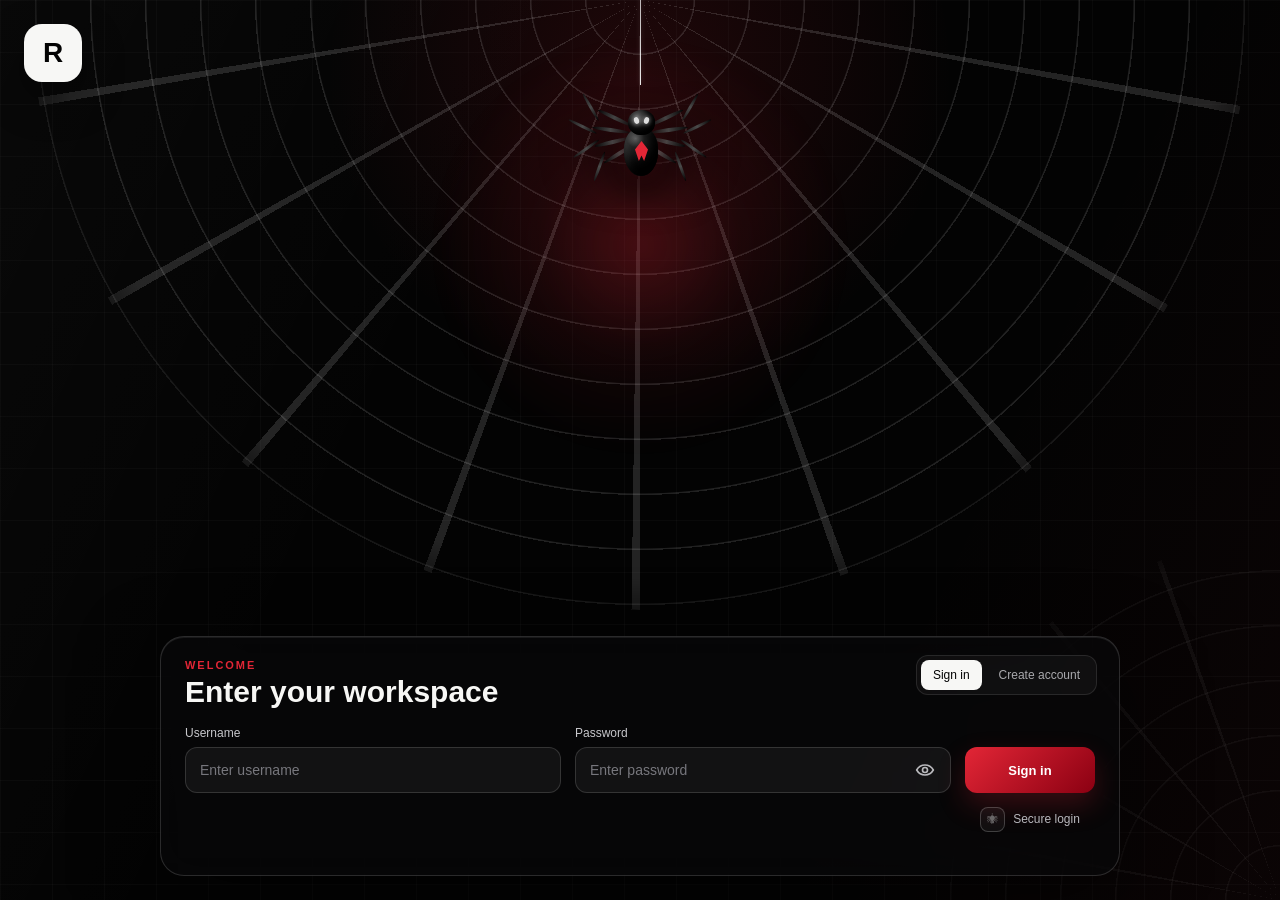
<file: templates/login.html>
<!DOCTYPE html>
<html lang="en">
<head>
    <meta charset="UTF-8">
    <meta name="viewport" content="width=device-width, initial-scale=1.0">
    <title>Document RAG | Login</title>
    <link rel="stylesheet" href="/static/auth.css">
</head>
<body>
    <main class="login-page">
        <a class="brand-logo" href="/login" aria-label="Document RAG login">R</a>

        <div class="web web-large" aria-hidden="true"></div>
        <div class="web web-corner" aria-hidden="true"></div>
        <div class="red-glow" aria-hidden="true"></div>

        <div class="silk-drop" aria-hidden="true">
            <div class="silk-thread"></div>
            <div class="spider">
                <span class="leg leg-left-one"></span>
                <span class="leg leg-left-two"></span>
                <span class="leg leg-left-three"></span>
                <span class="leg leg-left-four"></span>
                <span class="leg leg-right-one"></span>
                <span class="leg leg-right-two"></span>
                <span class="leg leg-right-three"></span>
                <span class="leg leg-right-four"></span>
                <span class="spider-head">
                    <i class="eye eye-left"></i>
                    <i class="eye eye-right"></i>
                </span>
                <span class="spider-body"></span>
                <span class="spider-mark"></span>
            </div>
        </div>

        <section class="credentials-area" id="credentialsArea">
            <div class="auth-glass">
                <div class="auth-tabs" role="tablist" aria-label="Account access">
                    <button class="auth-tab active" type="button" role="tab"
                            aria-selected="true" data-auth-view="login">
                        Sign in
                    </button>
                    <button class="auth-tab" type="button" role="tab"
                            aria-selected="false" data-auth-view="register">
                        Create account
                    </button>
                </div>

                <form class="auth-form active" id="loginForm" autocomplete="off">
                    <div class="form-heading">
                        <p>WELCOME</p>
                        <h1>Enter your workspace</h1>
                    </div>

                    <div class="field-row">
                        <label class="auth-field">
                            <span>Username</span>
                            <input type="text" name="username" placeholder="Enter username"
                                   autocomplete="off" autocapitalize="none" spellcheck="false"
                                   data-lpignore="true" required>
                        </label>

                        <label class="auth-field">
                            <span>Password</span>
                            <span class="password-wrap">
                                <input class="spider-password" type="password" name="password" placeholder="Enter password"
                                       placeholder="Enter password" autocomplete="new-password"
                                       data-lpignore="true" required>
                                <span class="spider-mask" aria-hidden="true"></span>
                                <button class="password-toggle" type="button"
                                        aria-label="Show password">
                                    <svg class="password-eye-svg" viewBox="0 0 24 24" aria-hidden="true">
                                        <path d="M2 12s3.5-6 10-6 10 6 10 6-3.5 6-10 6S2 12 2 12Z"></path>
                                        <circle cx="12" cy="12" r="3"></circle>
                                    </svg>
                                </button>
                            </span>
                        </label>

                        <button class="submit-button" type="submit">Sign in</button>
                    </div>

                    <div class="secure-login-row">
                        <label class="secure-login-option">
                            <input
                                class="secure-login-checkbox"
                                type="checkbox"
                                name="remember"
                            >

                            <span class="secure-spider-box" aria-hidden="true">
                                <span class="secure-spider">🕷</span>
                            </span>

                            <span class="secure-login-label">
                                Secure login
                            </span>
                        </label>
                    </div>
                </form>

                <form class="auth-form" id="registerForm" autocomplete="off" hidden>
                    <div class="form-heading">
                        <p>NEW WORKSPACE</p>
                        <h1>Create your account</h1>
                    </div>

                    <div class="field-row register-row">
                        <label class="auth-field">
                            <span>Username</span>
                            <input type="text" name="username" placeholder="Choose username"
                                   autocomplete="off" autocapitalize="none" spellcheck="false"
                                   minlength="3" maxlength="50" data-lpignore="true" required>
                        </label>

                        <label class="auth-field">
                            <span>Password</span>
                            <span class="password-wrap">
                                <input class="spider-password" type="password" name="password"
                                       placeholder="Create password" autocomplete="new-password"
                                       minlength="8" maxlength="128" data-lpignore="true" required>
                                <span class="spider-mask" aria-hidden="true"></span>
                                <button class="password-toggle" type="button"
                                        aria-label="Show password">
                                    <svg class="password-eye-svg" viewBox="0 0 24 24" aria-hidden="true">
                                        <path d="M2 12s3.5-6 10-6 10 6 10 6-3.5 6-10 6S2 12 2 12Z"></path>
                                        <circle cx="12" cy="12" r="3"></circle>
                                    </svg>
                                </button>
                            </span>
                        </label>

                        <label class="auth-field">
                            <span>Confirm password</span>
                            <span class="password-wrap">
                                <input class="spider-password" type="password" name="confirm_password"
                                       placeholder="Repeat password" autocomplete="new-password"
                                       minlength="8" maxlength="128" data-lpignore="true" required>
                                <span class="spider-mask" aria-hidden="true"></span>
                                <button class="password-toggle" type="button"
                                        aria-label="Show password">
                                    <svg class="password-eye-svg" viewBox="0 0 24 24" aria-hidden="true">
                                        <path d="M2 12s3.5-6 10-6 10 6 10 6-3.5 6-10 6S2 12 2 12Z"></path>
                                        <circle cx="12" cy="12" r="3"></circle>
                                    </svg>
                                </button>
                            </span>
                        </label>

                        <button class="submit-button" type="submit">Create account</button>
                    </div>
                </form>

                <p class="auth-message" id="authMessage" aria-live="polite"></p>
            </div>
        </section>
    </main>

    <script src="/static/auth.js" defer></script>
</body>
</html>
</file>
<file: static/auth.css>
:root {
    color-scheme: dark;
    --black: #030303;
    --soft-black: #0b0b0d;
    --white: #f7f7f5;
    --red: #e32636;
}

* {
    box-sizing: border-box;
}

html,
body {
    width: 100%;
    min-height: 100%;
    margin: 0;
}

body {
    overflow: hidden;
    background: var(--black);
    font-family: Inter, Arial, sans-serif;
}

.login-page {
    position: relative;
    width: 100vw;
    height: 100vh;
    min-height: 620px;
    overflow: hidden;
    isolation: isolate;
    background:
        linear-gradient(rgba(255, 255, 255, 0.025) 1px, transparent 1px),
        linear-gradient(90deg, rgba(255, 255, 255, 0.025) 1px, transparent 1px),
        radial-gradient(circle at 50% 8%, rgba(227, 38, 54, 0.13), transparent 30%),
        var(--black);
    background-size: 52px 52px, 52px 52px, auto, auto;
}

.login-page::after {
    content: "";
    position: absolute;
    inset: 0;
    z-index: 8;
    pointer-events: none;
    background: linear-gradient(
        115deg,
        rgba(255, 255, 255, 0.025),
        transparent 35%,
        transparent 70%,
        rgba(227, 38, 54, 0.035)
    );
}

.brand-logo {
    position: absolute;
    top: 24px;
    left: 24px;
    z-index: 20;
    display: grid;
    width: 58px;
    height: 58px;
    place-items: center;
    border-radius: 18px;
    color: var(--black);
    background: var(--white);
    box-shadow: 0 16px 42px rgba(0, 0, 0, 0.4);
    font-size: 28px;
    font-weight: 900;
    text-decoration: none;
    transition: transform 220ms ease, box-shadow 220ms ease;
}

.brand-logo:hover {
    transform: rotate(-6deg) scale(1.06);
    box-shadow: 0 0 32px rgba(255, 255, 255, 0.24);
}

.web {
    position: absolute;
    z-index: 1;
    pointer-events: none;
    border-radius: 50%;
    background:
        repeating-radial-gradient(
            circle,
            transparent 0 53px,
            rgba(255, 255, 255, 0.12) 54px 55px
        ),
        repeating-conic-gradient(
            from 0deg,
            rgba(255, 255, 255, 0.13) 0deg 0.8deg,
            transparent 0.8deg 20deg
        );
    mask-image: radial-gradient(circle, black 0 67%, transparent 76%);
}

.web-large {
    top: -610px;
    left: 50%;
    width: 1220px;
    height: 1220px;
    margin-left: -610px;
    animation: web-breathe 7s ease-in-out infinite;
}

.web-corner {
    right: -360px;
    bottom: -360px;
    width: 720px;
    height: 720px;
    opacity: 0.35;
    animation: web-turn 44s linear infinite;
}

.red-glow {
    position: absolute;
    top: 4%;
    left: 50%;
    z-index: 2;
    pointer-events: none;
    width: 420px;
    height: 420px;
    border-radius: 50%;
    transform: translateX(-50%);
    background: radial-gradient(
        circle,
        rgba(227, 38, 54, 0.25),
        rgba(227, 38, 54, 0.07) 35%,
        transparent 70%
    );
    filter: blur(8px);
    animation: glow-pulse 3.8s ease-in-out infinite;
}

.silk-drop {
    position: absolute;
    top: -230px;
    left: 50%;
    z-index: 10;
    pointer-events: none;
    width: 140px;
    height: 430px;
    margin-left: -70px;
    animation: spider-descend 7s cubic-bezier(0.45, 0.05, 0.55, 0.95) infinite;
}

.silk-thread {
    position: absolute;
    top: 0;
    left: 50%;
    width: 1px;
    height: 315px;
    background: linear-gradient(
        transparent,
        rgba(255, 255, 255, 0.3) 15%,
        rgba(255, 255, 255, 0.9)
    );
    box-shadow: 0 0 5px rgba(255, 255, 255, 0.25);
}

.spider {
    position: absolute;
    bottom: 10px;
    left: 50%;
    width: 90px;
    height: 105px;
    margin-left: -45px;
    filter: drop-shadow(0 18px 18px rgba(0, 0, 0, 0.9));
    transform-origin: 50% -80px;
    animation: spider-sway 3.2s ease-in-out infinite;
}

.spider-body {
    position: absolute;
    top: 43px;
    left: 29px;
    z-index: 4;
    width: 34px;
    height: 48px;
    border-radius: 48% 48% 56% 56%;
    background:
        radial-gradient(circle at 34% 22%, #5b5b5b 0, #202020 20%, #090909 56%, #000 82%);
    box-shadow:
        inset -7px -9px 12px #000,
        inset 4px 2px 7px rgba(255, 255, 255, 0.12),
        0 0 24px rgba(227, 38, 54, 0.18);
}

.spider-head {
    position: absolute;
    top: 25px;
    left: 33px;
    z-index: 5;
    width: 27px;
    height: 25px;
    border-radius: 48%;
    background: radial-gradient(circle at 35% 25%, #555, #111 48%, #020202 80%);
    box-shadow: inset -4px -5px 7px #000;
}

.eye {
    position: absolute;
    top: 7px;
    width: 5px;
    height: 7px;
    border-radius: 50%;
    background: #ddd;
    box-shadow: 0 0 5px rgba(255, 255, 255, 0.7);
}

.eye-left {
    left: 6px;
    transform: rotate(-16deg);
}

.eye-right {
    right: 6px;
    transform: rotate(16deg);
}

.spider-mark {
    position: absolute;
    top: 56px;
    left: 40px;
    z-index: 6;
    width: 13px;
    height: 20px;
    background: var(--red);
    clip-path: polygon(50% 0, 100% 42%, 70% 100%, 50% 72%, 30% 100%, 0 42%);
    animation: mark-pulse 2.1s ease-in-out infinite;
}

.leg {
    position: absolute;
    top: 40px;
    z-index: 2;
    width: 38px;
    height: 4px;
    border-radius: 100%;
    background: linear-gradient(90deg, #050505, #444 48%, #050505);
    transform-origin: center;
}

.leg::after {
    content: "";
    position: absolute;
    top: 1px;
    width: 31px;
    height: 3px;
    border-radius: 100%;
    background: linear-gradient(90deg, #171717, #4a4a4a, #020202);
}

.leg-left-one {
    left: 1px;
    top: 31px;
    transform: rotate(25deg);
}

.leg-left-one::after {
    left: -23px;
    transform: rotate(35deg);
}

.leg-left-two {
    left: -3px;
    top: 43px;
    transform: rotate(8deg);
}

.leg-left-two::after {
    left: -25px;
    transform: rotate(18deg);
}

.leg-left-three {
    left: -1px;
    top: 55px;
    transform: rotate(-13deg);
}

.leg-left-three::after {
    left: -24px;
    transform: rotate(-22deg);
}

.leg-left-four {
    left: 6px;
    top: 66px;
    transform: rotate(-32deg);
}

.leg-left-four::after {
    left: -21px;
    transform: rotate(-38deg);
}

.leg-right-one {
    right: 0;
    top: 31px;
    transform: rotate(-25deg);
}

.leg-right-one::after {
    right: -23px;
    transform: rotate(-35deg);
}

.leg-right-two {
    right: -3px;
    top: 43px;
    transform: rotate(-8deg);
}

.leg-right-two::after {
    right: -25px;
    transform: rotate(-18deg);
}

.leg-right-three {
    right: -1px;
    top: 55px;
    transform: rotate(13deg);
}

.leg-right-three::after {
    right: -24px;
    transform: rotate(22deg);
}

.leg-right-four {
    right: 6px;
    top: 66px;
    transform: rotate(32deg);
}

.leg-right-four::after {
    right: -21px;
    transform: rotate(38deg);
}

.credentials-area {
    position: absolute;
    z-index: 12;
    right: 0;
    bottom: 0;
    left: 0;
    display: flex;
    justify-content: center;
    padding: 24px;
    pointer-events: auto;
}

.auth-glass {
    position: relative;
    width: min(960px, 100%);
    padding: 22px 24px 18px;
    border: 1px solid rgba(255, 255, 255, 0.15);
    border-radius: 24px;
    background: rgba(8, 8, 10, 0.66);
    box-shadow:
        0 26px 80px rgba(0, 0, 0, 0.5),
        inset 0 1px rgba(255, 255, 255, 0.08);
    backdrop-filter: blur(20px);
    -webkit-backdrop-filter: blur(20px);
}

.auth-tabs {
    position: absolute;
    z-index: 50;
    top: 18px;
    right: 22px;
    display: flex;
    gap: 5px;
    padding: 4px;
    border: 1px solid rgba(255, 255, 255, 0.1);
    border-radius: 12px;
    background: rgba(255, 255, 255, 0.04);
    pointer-events: auto;
}

.auth-tab,
.text-button,
.password-toggle {
    border: 0;
    color: #a9a9ad;
    background: transparent;
    font: inherit;
    cursor: pointer;
}

.auth-tab {
    position: relative;
    z-index: 51;
    padding: 8px 12px;
    border-radius: 8px;
    font-size: 12px;
}

.auth-tab.active {
    color: var(--black);
    background: var(--white);
}

.auth-form {
    animation: form-arrive 260ms ease both;
}

.auth-form[hidden] {
    display: none;
}

.form-heading {
    padding-right: 270px;
}

.form-heading p {
    margin: 0 0 4px;
    color: var(--red);
    font-size: 11px;
    font-weight: 700;
    letter-spacing: 0.18em;
}

.form-heading h1 {
    margin: 0;
    color: var(--white);
    font-size: clamp(22px, 3vw, 30px);
    font-weight: 600;
    line-height: 1.1;
}

.field-row {
    display: grid;
    grid-template-columns: minmax(160px, 1fr) minmax(190px, 1fr) 130px;
    align-items: end;
    gap: 14px;
    margin-top: 18px;
}

.register-row {
    grid-template-columns: repeat(3, minmax(145px, 1fr)) 150px;
}

.auth-field {
    display: block;
    min-width: 0;
    color: #c8c8cc;
    font-size: 12px;
}

.auth-field > span:first-child {
    display: block;
    margin-bottom: 7px;
}

.auth-field input {
    width: 100%;
    height: 46px;
    padding: 0 14px;
    border: 1px solid rgba(255, 255, 255, 0.14);
    border-radius: 12px;
    outline: none;
    color: var(--white);
    background: rgba(255, 255, 255, 0.055);
    font: inherit;
    font-size: 14px;
    transition: border-color 180ms ease, box-shadow 180ms ease, background 180ms ease;
}

.auth-field input::placeholder {
    color: #77777d;
}

.auth-field input:focus {
    border-color: rgba(227, 38, 54, 0.9);
    background: rgba(255, 255, 255, 0.075);
    box-shadow: 0 0 0 3px rgba(227, 38, 54, 0.14);
}

.password-wrap {
    position: relative;
    display: block;
}

.password-wrap .spider-password {
    padding-right: 58px;
}

.password-wrap .spider-password.is-masked {
    color: transparent;
    -webkit-text-fill-color: transparent;
    caret-color: transparent !important;
}

.spider-mask {
    position: absolute;
    top: 50%;
    right: 58px;
    left: 14px;
    display: flex;
    align-items: center;
    gap: 0;
    overflow: hidden;
    height: 22px;
    transform: translateY(-50%);
    pointer-events: none;
    white-space: nowrap;
}

.password-spider {
    display: inline-block;
    flex: 0 0 10px;
    width: 10px;
    margin: 0 -1px 0 0;
    color: #d9d9dc;
    font-size: 10px;
    line-height: 1;
    filter: grayscale(1) contrast(1.35);
    animation: tiny-spider-pop 180ms cubic-bezier(0.2, 0.9, 0.3, 1.35) both;
}

.password-toggle {
    position: absolute;
    top: 50%;
    right: 12px;
    display: grid;
    width: 28px;
    height: 28px;
    padding: 0;
    place-items: center;
    border: 0;
    background: transparent;
    transform: translateY(-50%);
    cursor: pointer;
}

.password-toggle:hover,
.text-button:hover {
    color: var(--white);
}

.submit-button {
    height: 46px;
    padding: 0 18px;
    border: 0;
    border-radius: 12px;
    color: #fff;
    background: linear-gradient(135deg, var(--red), #8b0012);
    box-shadow: 0 12px 28px rgba(227, 38, 54, 0.22);
    font: inherit;
    font-size: 13px;
    font-weight: 700;
    cursor: pointer;
    transition: transform 180ms ease, box-shadow 180ms ease;
}

.submit-button:hover {
    transform: translateY(-2px);
    box-shadow: 0 16px 34px rgba(227, 38, 54, 0.32);
}

.secure-login-row {
    display: grid;
    grid-template-columns: minmax(160px, 1fr) minmax(190px, 1fr) 130px;
    gap: 14px;
    margin-top: 12px;
}

.secure-login-option {
    position: relative;
    grid-column: 3;
    display: flex;
    align-items: center;
    justify-content: center;
    gap: 8px;
    min-height: 28px;
    color: #b8b8bd;
    font-size: 12px;
    cursor: pointer;
    user-select: none;
}

.secure-login-checkbox {
    position: absolute;
    width: 1px;
    height: 1px;
    margin: -1px;
    overflow: hidden;
    clip: rect(0 0 0 0);
    clip-path: inset(50%);
    white-space: nowrap;
}

.secure-spider-box {
    display: grid;
    flex: 0 0 25px;
    width: 25px;
    height: 25px;
    place-items: center;
    border: 1px solid rgba(255, 255, 255, 0.2);
    border-radius: 8px;
    background: rgba(255, 255, 255, 0.045);
    transition:
        border-color 180ms ease,
        background 180ms ease,
        box-shadow 180ms ease,
        transform 180ms ease;
}

.secure-spider {
    color: #8d8d93;
    font-size: 13px;
    line-height: 1;
    filter: grayscale(1);
    opacity: 0.7;
    transform: scale(0.86);
    transition:
        color 180ms ease,
        filter 180ms ease,
        opacity 180ms ease,
        transform 180ms ease;
}

.secure-login-option:hover .secure-spider-box {
    border-color: rgba(227, 38, 54, 0.55);
}

.secure-login-checkbox:focus-visible + .secure-spider-box {
    outline: 2px solid rgba(247, 247, 245, 0.9);
    outline-offset: 3px;
}

.secure-login-checkbox:checked + .secure-spider-box {
    border-color: var(--red);
    background: rgba(227, 38, 54, 0.18);
    box-shadow:
        0 0 0 3px rgba(227, 38, 54, 0.1),
        0 0 18px rgba(227, 38, 54, 0.5);
    transform: translateY(-1px);
}

.secure-login-checkbox:checked + .secure-spider-box .secure-spider {
    color: #ff4454;
    filter: grayscale(0) drop-shadow(0 0 4px rgba(255, 40, 58, 0.95));
    opacity: 1;
    transform: scale(1);
}

.secure-login-checkbox:checked ~ .secure-login-label {
    color: var(--white);
}

.text-button {
    padding: 4px 0;
    font-size: 12px;
}

.auth-message {
    min-height: 16px;
    margin: 8px 0 0;
    color: #c9c9cc;
    font-size: 12px;
    text-align: center;
}

.auth-message.success {
    color: #78d99b;
}

.auth-message.error {
    color: #ff6b78;
}

.password-eye-svg {
    width: 20px;
    height: 20px;
    fill: none;
    stroke: #b9b9bd;
    stroke-width: 2;
    stroke-linecap: round;
    stroke-linejoin: round;
    transition: stroke 0.2s ease, transform 0.2s ease;
}

.password-toggle:hover .password-eye-svg {
    stroke: #ffffff;
    transform: scale(1.08);
}

.password-toggle.password-visible .password-eye-svg {
    stroke: var(--red);
}

.spider-password::-ms-reveal,
.spider-password::-ms-clear {
    display: none;
}

.spider-password::-webkit-credentials-auto-fill-button {
    display: none !important;
    visibility: hidden;
    pointer-events: none;
}

.auth-field input:-webkit-autofill,
.auth-field input:-webkit-autofill:hover,
.auth-field input:-webkit-autofill:focus {
    -webkit-box-shadow: 0 0 0 1000px #17181d inset;
    -webkit-text-fill-color: var(--white);
    caret-color: var(--white);
}

.password-wrap .spider-password.is-masked:-webkit-autofill {
    -webkit-text-fill-color: transparent;
    caret-color: transparent;
}

.spider-mask.has-focus::after {
    content: "";
    display: inline-block;
    flex: 0 0 auto;
    width: 2px;
    height: 14px;
    margin-left: 2px;
    background: #ffffff;
    animation: password-cursor-blink 0.9s steps(1) infinite;
}

@keyframes password-cursor-blink {
    0%, 45% {
        opacity: 1;
    }

    46%, 100% {
        opacity: 0;
    }
}

@keyframes spider-descend {
    0%, 100% {
        transform: translateY(-120px);
    }

    43%, 64% {
        transform: translateY(355px);
    }
}

@keyframes spider-sway {
    0%, 100% {
        transform: rotate(-5deg) translateX(-3px);
    }

    50% {
        transform: rotate(6deg) translateX(3px);
    }
}

@keyframes web-breathe {
    0%, 100% {
        transform: scale(1);
        opacity: 0.62;
    }

    50% {
        transform: scale(1.035);
        opacity: 0.85;
    }
}

@keyframes web-turn {
    to {
        transform: rotate(360deg);
    }
}

@keyframes glow-pulse {
    0%, 100% {
        opacity: 0.52;
        transform: translateX(-50%) scale(0.9);
    }

    50% {
        opacity: 1;
        transform: translateX(-50%) scale(1.12);
    }
}

@keyframes mark-pulse {
    50% {
        opacity: 0.72;
        filter: drop-shadow(0 0 10px var(--red));
    }
}

@keyframes form-arrive {
    from {
        opacity: 0;
        transform: translateY(8px);
    }

    to {
        opacity: 1;
        transform: translateY(0);
    }
}

@keyframes tiny-spider-pop {
    from {
        opacity: 0;
        transform: translateY(-9px) scale(0.3);
    }

    to {
        opacity: 1;
        transform: translateY(0) scale(1);
    }
}

@media (max-width: 700px) {
    .login-page {
        min-height: 560px;
    }

    .brand-logo {
        top: 18px;
        left: 18px;
        width: 52px;
        height: 52px;
        border-radius: 16px;
        font-size: 25px;
    }

    .web-large {
        top: -490px;
        width: 920px;
        height: 920px;
        margin-left: -460px;
    }

    .spider {
        transform: scale(0.85);
    }

    body {
        overflow: auto;
    }

    .login-page {
        min-height: 760px;
    }

    .credentials-area {
        padding: 14px;
    }

    .auth-glass {
        padding: 20px 18px 16px;
    }

    .auth-tabs {
        position: static;
        width: max-content;
        margin-bottom: 16px;
    }

    .form-heading {
        padding-right: 0;
    }

    .field-row,
    .register-row {
        grid-template-columns: 1fr;
        gap: 11px;
    }

    .secure-login-row {
        grid-template-columns: 1fr;
        gap: 0;
        margin-top: 12px;
    }

    .secure-login-option {
        grid-column: 1;
        justify-content: flex-start;
    }
}

@media (prefers-reduced-motion: reduce) {
    .web,
    .red-glow,
    .silk-drop,
    .spider,
    .spider-mark {
        animation: none;
    }

    .silk-drop {
        top: 40px;
    }
}
</file>
